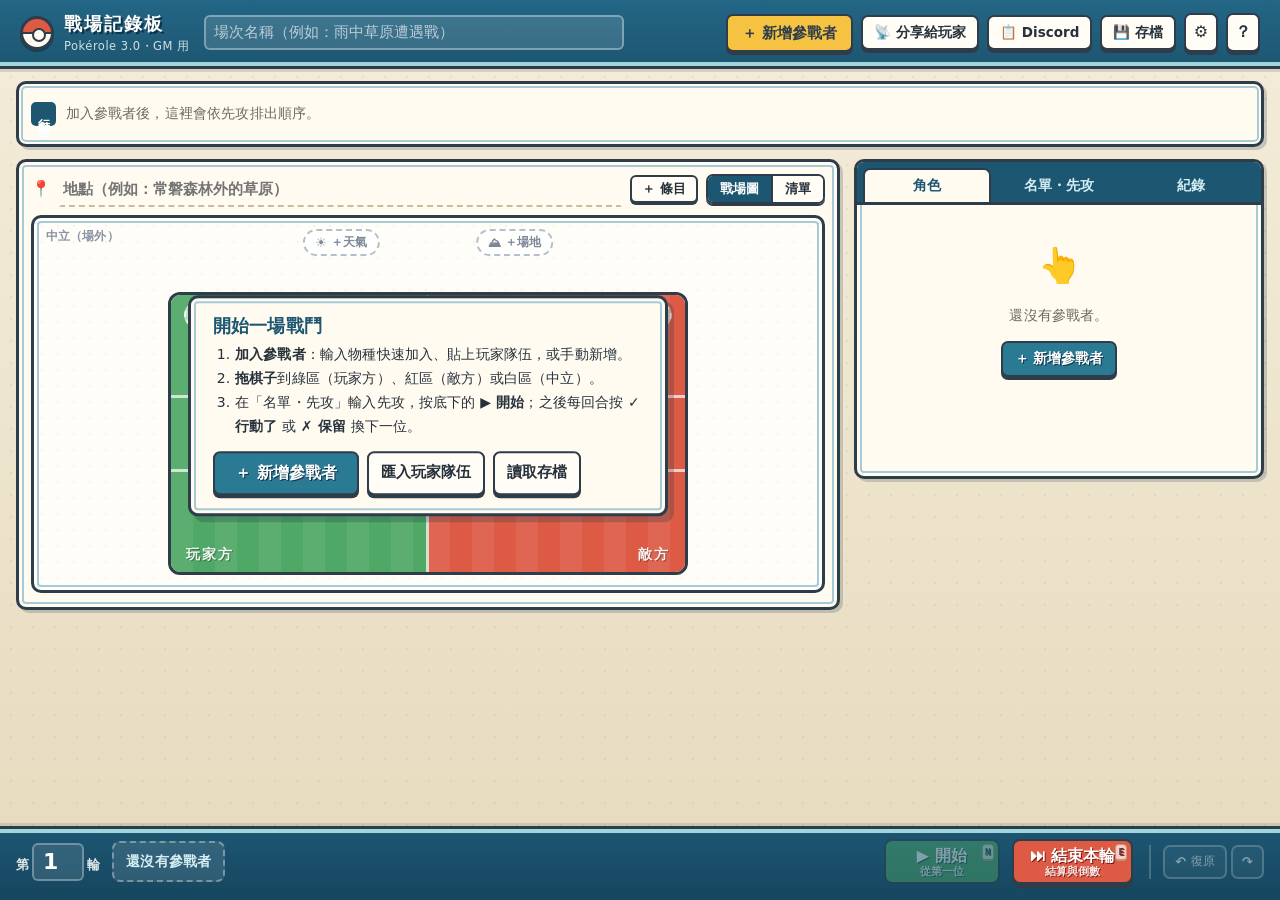
<file: index.html>
<!doctype html>
<html lang="zh-Hant">
<head>
<meta charset="utf-8">
<meta name="viewport" content="width=device-width, initial-scale=1">
<title>Pokerole 戰場記錄板</title>
<meta name="theme-color" content="#1d5671">
<link rel="stylesheet" href="css/base.css?v=hoenn3">
<link rel="stylesheet" href="css/tracker.css?v=hoenn3">
<link rel="stylesheet" href="css/board.css?v=hoenn3">
<link rel="stylesheet" href="css/theme-hoenn.css?v=hoenn3">
</head>
<body>
<div id="app"><p class="loading">載入中…</p></div>
<div id="toast" hidden></div>
<!-- 全部用一般 script，所以直接用檔案開啟（file://）也能用 -->
<script src="js/pkcore.js?v=hoenn3"></script>
<script src="data/db.js?v=hoenn3"></script>
<script src="data/trainers.js?v=hoenn3"></script>
<script src="js/format.js?v=hoenn3"></script>
<script src="js/rules.js?v=hoenn3"></script>
<script src="js/share.js?v=hoenn3"></script>
<script src="js/board.js?v=hoenn3"></script>
<script src="js/app.js?v=hoenn3"></script>
</body>
</html>
</file>
<file: css/base.css>
/* Pokerole 對戰：第四世代（鑽石／珍珠／白金）介面風格——鋼藍底、白色圓角面板、藍色標題列、金色選取框 */
:root {
  --bg: #d6e3f1; --bg2: #edf3fa; --panel: #fdfeff; --panel2: #e8f0f9; --ink: #1c2a44; --muted: #5a6d88;
  --line: #b3c3da; --edge: #4a6a99; --navy: #213b66; --navy2: #37599a; --primary: #3a76d6; --primary2: #2858ad;
  --accent: #d2403a; --gold: #f2b01e; --gold2: #ffe9a3; --me: #2858ad; --foe: #bf3a2e; --good: #2a9455; --warn: #b8730c;
  --hp-hi: #3fb25a; --hp-mid: #e3b422; --hp-lo: #d6453a; --shadow: 0 2px 0 rgba(33,59,102,.18), 0 4px 10px rgba(33,59,102,.12);
  --slot1: #5b93e6; --slot2: #2f66c0; --slotink: #fff;
}
* { box-sizing: border-box; }
html { background: var(--bg); }
body { margin: 0; color: var(--ink); font: 15px/1.55 "Noto Sans TC", "Microsoft JhengHei", system-ui, sans-serif; min-height: 100vh;
  background: repeating-linear-gradient(135deg, transparent 0 22px, rgba(255,255,255,.28) 22px 44px), linear-gradient(180deg, var(--bg2), var(--bg)); background-attachment: fixed; }
#app { max-width: 1180px; margin: 0 auto; padding: 14px 16px 48px; }
h1, h2, h3 { line-height: 1.3; }
h2 { font-size: 17px; margin: 14px 0 8px; } h3 { font-size: 15px; margin: 12px 0 6px; }
a { color: var(--primary2); }
.loading { color: var(--muted); }
.muted { color: var(--muted); } .warn { color: var(--warn); } .small { font-size: 13px; }

/* 按鈕：白色圓角、藍框；指到時變金色（像選單游標） */
button { font: inherit; font-weight: 600; cursor: pointer; color: var(--ink); border: 2px solid var(--edge); border-radius: 10px; padding: 6px 14px;
  background: linear-gradient(#fff, #dce7f4); box-shadow: 0 2px 0 rgba(33,59,102,.3); transition: background .1s, border-color .1s, transform .05s; }
button:hover:not(:disabled) { border-color: var(--gold); background: linear-gradient(#fffdf0, var(--gold2)); }
button:active:not(:disabled) { transform: translateY(2px); box-shadow: none; }
button:disabled { opacity: .45; cursor: not-allowed; box-shadow: none; }
button.primary, .gbtn { color: #fff; border-color: #1c4690; background: linear-gradient(#5e9bf0, var(--primary2)); text-shadow: 0 1px 0 rgba(0,0,0,.3); }
button.primary:hover:not(:disabled), .gbtn:hover:not(:disabled) { border-color: var(--gold); background: linear-gradient(#78aef7, #2f68c4); }
button.danger { color: #fff; border-color: #8f1f1a; background: linear-gradient(#ee6a60, #bd2f28); text-shadow: 0 1px 0 rgba(0,0,0,.3); }
button.danger:hover:not(:disabled) { border-color: var(--gold); background: linear-gradient(#f58076, #cc3a32); }
button.small, .clear { padding: 2px 10px; font-size: 13px; border-radius: 8px; }
.clear { font-weight: 500; }
input, select, textarea { font: inherit; color: var(--ink); background: var(--panel); border: 2px solid var(--line); border-radius: 8px; padding: 4px 8px; min-width: 0; }
input:focus, select:focus, textarea:focus { outline: none; border-color: var(--primary); }
input[type=number] { width: 60px; }
input[type=checkbox] { width: auto; accent-color: var(--primary); }
select { max-width: 100%; }

/* 面板：白底、粗藍框、內側細白線；標題列是深藍色 */
.panel { background: var(--panel); border: 3px solid var(--edge); border-radius: 14px; padding: 12px 14px; margin-bottom: 14px; box-shadow: var(--shadow), inset 0 0 0 2px var(--panel); overflow: hidden; }
.panel > .ptitle { margin: -12px -14px 12px; padding: 7px 14px; font-size: 16px; color: #fff; background: linear-gradient(#41669f, var(--navy)); border-bottom: 2px solid rgba(255,255,255,.35); letter-spacing: .5px; }
.panel > .ptitle small { font-weight: 400; opacity: .8; margin-left: 8px; }
.row { display: flex; gap: 8px; align-items: center; flex-wrap: wrap; }
.row.sp { justify-content: space-between; }
.grow { flex: 1; }

/* 頂端標題 */
.hero { display: flex; align-items: center; gap: 14px; padding: 12px 18px; margin-bottom: 16px; color: #fff; border: 3px solid #fff; border-radius: 16px;
  background: linear-gradient(180deg, #4b78bd, var(--navy)); box-shadow: 0 0 0 3px var(--edge), 0 6px 14px rgba(33,59,102,.35); }
.hero h1 { margin: 0; font-size: 24px; letter-spacing: 1px; text-shadow: 0 2px 0 rgba(0,0,0,.35); }
.hero small { display: block; font-size: 13px; opacity: .85; letter-spacing: 0; text-shadow: none; }
.pball { flex: none; width: 46px; height: 46px; border-radius: 50%; border: 3px solid #1b1b1b; position: relative;
  background: linear-gradient(#e8473f 0 44%, #1b1b1b 44% 56%, #fff 56%); box-shadow: inset -4px -4px 0 rgba(0,0,0,.12); }
.pball::after { content: ''; position: absolute; left: 50%; top: 50%; width: 16px; height: 16px; margin: -8px 0 0 -8px; border-radius: 50%; background: #fff; border: 3px solid #1b1b1b; }
.pball.sm { width: 18px; height: 18px; border-width: 2px; } .pball.sm::after { width: 6px; height: 6px; margin: -3px 0 0 -3px; border-width: 1.5px; }
#toast { position: fixed; left: 50%; bottom: 24px; transform: translateX(-50%); background: var(--navy); color: #fff; border: 2px solid #fff; padding: 8px 18px; border-radius: 12px; z-index: 120; max-width: 90vw; box-shadow: 0 4px 14px rgba(0,0,0,.4); }
.code { font-size: 32px; letter-spacing: 6px; font-weight: 800; color: var(--primary2); }
.type, .tag { display: inline-block; padding: 0 9px; border-radius: 99px; font-size: 12px; line-height: 1.7; color: #fff; text-shadow: 0 0 2px rgba(0,0,0,.55); margin-right: 3px; white-space: nowrap; border: 1px solid rgba(0,0,0,.25); }

/* 首頁 */
.menu { display: grid; grid-template-columns: repeat(auto-fit, minmax(300px, 1fr)); gap: 14px; }
.menu .panel { margin-bottom: 0; }
.menu .stack { display: flex; flex-direction: column; gap: 10px; }
.field-l { display: block; font-size: 13px; color: var(--muted); }
.roomrow { display: flex; align-items: center; gap: 10px; padding: 8px 10px; margin-bottom: 8px; border: 2px solid var(--line); border-radius: 12px; background: var(--panel2); flex-wrap: wrap; }
.roomrow.mine { border-color: var(--gold); background: linear-gradient(var(--panel2), var(--gold2)); }
.roomrow .rc { font-size: 20px; font-weight: 800; letter-spacing: 3px; color: var(--primary2); }
.pill { display: inline-block; padding: 0 10px; border-radius: 99px; font-size: 12.5px; font-weight: 700; color: #fff; background: var(--muted); }
.pill.host { background: var(--gold); color: #3a2a00; } .pill.go { background: var(--accent); } .pill.wait { background: var(--primary2); } .pill.end { background: var(--muted); }

/* 隊伍清單 */
.teamcard { display: flex; align-items: center; gap: 12px; padding: 8px 4px; border-top: 1px dashed var(--line); flex-wrap: wrap; }
.teamcard:first-of-type { border-top: 0; }
.teamcard .minis { display: flex; gap: 0; flex: none; }
.teamcard .minis img { width: 40px; height: 40px; image-rendering: pixelated; }
.teamcard .minis .e { width: 40px; height: 40px; opacity: .25; display: flex; align-items: center; justify-content: center; }

/* 隊伍編輯：六格隊伍（像隊伍選單，三欄兩列／六欄一列） */
.party { display: grid; grid-template-columns: repeat(6, minmax(0, 1fr)); gap: 10px; }
@media (max-width: 1000px) { .party { grid-template-columns: repeat(3, minmax(0, 1fr)); } }
@media (max-width: 520px) { .party { grid-template-columns: repeat(2, minmax(0, 1fr)); gap: 8px; } }
.slot { position: relative; display: flex; flex-direction: column; align-items: center; gap: 2px; padding: 8px 6px 8px; min-width: 0; text-align: center; cursor: pointer;
  color: var(--slotink); border: 3px solid #fff; border-radius: 14px; background: linear-gradient(var(--slot1), var(--slot2)); box-shadow: 0 0 0 2px var(--edge), 0 3px 0 2px rgba(33,59,102,.3); transition: transform .08s; }
.slot:hover { transform: translateY(-2px); }
.slot.sel { border-color: var(--gold); box-shadow: 0 0 0 3px #b87d00, 0 0 14px 2px rgba(242,176,30,.75); }
.slot .sprite { width: 72px; height: 72px; image-rendering: pixelated; filter: drop-shadow(0 3px 0 rgba(0,0,0,.25)); }
.slot .sn { max-width: 100%; font-weight: 800; font-size: 15px; white-space: nowrap; overflow: hidden; text-overflow: ellipsis; text-shadow: 0 1px 0 rgba(0,0,0,.35); }
.slot .ss { font-size: 12px; opacity: .92; white-space: nowrap; }
.slot .st { display: flex; justify-content: center; gap: 2px; min-height: 20px; }
.slot .st .type { margin: 0; font-size: 11px; padding: 0 6px; }
.slot .x { position: absolute; top: 3px; right: 3px; width: 24px; height: 24px; padding: 0; border-radius: 50%; font-size: 15px; line-height: 1; color: #fff; border: 2px solid #fff;
  background: rgba(20,30,50,.55); box-shadow: none; }
.slot .x:hover:not(:disabled) { background: var(--accent); border-color: #fff; }
.slot.empty { background: transparent; color: var(--muted); border: 3px dashed var(--line); box-shadow: none; justify-content: center; min-height: 142px; font-size: 14px; font-weight: 600; cursor: pointer; }
.slot.empty:hover { border-color: var(--primary); color: var(--primary2); transform: none; }
.slot.empty b { font-size: 30px; line-height: 1; font-weight: 400; }
.edithead { display: flex; gap: 8px; align-items: center; flex-wrap: wrap; margin-bottom: 12px; }
.edithead input.tname { font-size: 18px; font-weight: 700; width: min(300px, 100%); flex: 1 1 200px; }
.edithead .sp { flex: 1; }

/* 篩選面板與角色卡（與規則站的隨機產生器同一套 pkcore.js） */
.genwrap { display: grid; grid-template-columns: minmax(280px, 330px) minmax(0, 1fr); gap: 16px; align-items: start; }
.genl { position: sticky; top: 8px; max-height: calc(100vh - 16px); overflow: auto; scrollbar-width: thin; padding-right: 2px; }
.genbox { background: var(--panel); border: 3px solid var(--edge); border-radius: 14px; padding: 10px 12px; margin-bottom: 12px; box-shadow: var(--shadow); }
.genbox .filters { display: grid; grid-template-columns: repeat(2, minmax(0, 1fr)); gap: 6px; margin: 0; }
.genbox .filters input { grid-column: 1 / -1; }
.genbox .filters select { width: 100%; padding: 4px 6px; }
.genbox .filters.fold { display: none; }
.gcount { display: flex; flex-wrap: wrap; align-items: center; justify-content: space-between; gap: 4px 8px; margin-top: 8px; }
.gcount .dacts { display: flex; gap: 6px; margin-left: auto; }
.count { font-size: 13px; color: var(--muted); white-space: nowrap; }
.gmain { display: flex; flex-direction: column; gap: 8px; }
.gmain label { display: block; font-size: 13px; color: var(--muted); }
.gmain select { width: 100%; display: block; margin-top: 2px; }
.gmain .gbtn { padding: 9px 12px; font-size: 15px; }
.gmain .row2 { display: grid; grid-template-columns: 1fr 1fr; gap: 6px; }
.note { font-size: 13px; color: var(--muted); }
@media (max-width: 980px) { .genwrap { grid-template-columns: minmax(0, 1fr); } .genl { position: static; max-height: none; overflow: visible; } }
#gsheet { background: var(--panel); border: 3px solid var(--edge); border-radius: 14px; padding: 12px 18px 22px; box-shadow: var(--shadow); min-width: 0; }
.gtool { display: flex; flex-wrap: wrap; align-items: center; gap: 6px; margin-bottom: 10px; }
.gfree { display: inline-flex; align-items: center; gap: 5px; font-size: 13px; color: var(--muted); margin-left: 6px; }
.gmsg { font-size: 13px; color: var(--accent); }
.dhero { display: flex; align-items: center; gap: 22px; padding: 10px 22px; border-radius: 14px; border: 2px solid var(--line);
  background: linear-gradient(115deg, color-mix(in srgb, var(--tc) 32%, var(--panel)), color-mix(in srgb, var(--tc2) 16%, var(--panel))); }
.dimg { flex: none; width: 150px; height: 150px; display: flex; align-items: center; justify-content: center; }
.dimg img { width: 150px; height: 150px; object-fit: contain; filter: drop-shadow(0 4px 6px rgba(0,0,0,.3)); }
.dtitle { min-width: 0; } .dtitle small { display: block; color: var(--muted); font-size: 13.5px; line-height: 1.5; }
.dtitle h2 { margin: 2px 0; font-size: 28px; } .dtitle .tags { margin-top: 8px; } .dtitle .tag { font-size: 13px; padding: 1px 14px; }
@media (max-width: 560px) { .dhero { gap: 10px; padding: 8px 12px; } .dimg, .dimg img { width: 96px; height: 96px; } .dtitle h2 { font-size: 22px; } }
.dsec { margin-top: 20px; }
.dsec h3 { font-size: 16px; margin: 0 0 8px; padding: 3px 10px; display: flex; flex-wrap: wrap; align-items: center; gap: 4px 12px; color: #fff; background: linear-gradient(#41669f, var(--navy)); border-radius: 8px; }
.dsec h3 small { font-size: 12.5px; font-weight: 400; opacity: .85; }
.dsec h3 small.left { color: #ffe08a; opacity: 1; font-weight: 700; } .dsec h3 small.warn { color: #ffb4ae; opacity: 1; font-weight: 700; }
.dsec h3 .rr { margin-left: auto; font-weight: 500; padding: 0 10px; }
.gcols { display: grid; grid-template-columns: repeat(auto-fit, minmax(min(100%, 320px), 1fr)); gap: 0 26px; }
.gform { display: grid; grid-template-columns: repeat(2, minmax(0, 1fr)); gap: 8px 12px; }
.gfld { display: block; min-width: 0; } .gfld > span:first-child { display: block; font-size: 12.5px; color: var(--muted); line-height: 1.6; }
.gform input, .gform select, .gm select, .gmode, .gnote { width: 100%; }
.grr { display: flex; gap: 4px; align-items: center; } .grr select { flex: 1; }
.gpair { display: grid; grid-template-columns: repeat(2, minmax(0, 1fr)); gap: 8px; }
.gcnt2 { display: flex; align-items: center; gap: 6px; }
.gb { flex: none; width: 28px; height: 28px; padding: 0; border-radius: 8px; font-size: 16px; line-height: 1; }
@media (max-width: 620px) { .gb { width: 34px; height: 34px; } }
.gr { display: flex; align-items: center; gap: 6px; min-height: 34px; font-size: 14.5px; }
.sd-n { flex: none; width: 3em; font-weight: 700; }
.gr .pips { flex: 1; flex-wrap: wrap; min-width: 0; }
.sd-v { min-width: 3.4em; text-align: right; font-size: 13px; color: var(--muted); white-space: nowrap; }
.pips { display: inline-flex; gap: 3px; }
.pips i { display: inline-block; width: 14px; height: 14px; border-radius: 50%; box-shadow: inset 0 0 0 2px var(--line); }
.pips i.b { background: var(--navy2); box-shadow: inset 0 0 0 2px rgba(255,255,255,.35); }
.pips i.a { background: var(--accent); box-shadow: inset 0 0 0 2px rgba(255,255,255,.4); }
.gr.over .sd-n, .gr.over .sd-v { color: var(--accent); font-weight: 800; }
.gskills { display: grid; grid-template-columns: repeat(auto-fit, minmax(min(100%, 230px), 1fr)); gap: 4px 24px; }
.gskills h5 { margin: 4px 0 2px; font-size: 13.5px; color: var(--muted); }
.ge { font-size: 13px; color: var(--muted); line-height: 1.6; margin: 6px 0 0; } .ge b { color: var(--ink); }
.facts { display: grid; grid-template-columns: repeat(3, minmax(0, 1fr)); gap: 8px; }
.gfacts { grid-template-columns: repeat(4, minmax(0, 1fr)); }
.fact { background: var(--panel2); border: 2px solid var(--line); border-radius: 10px; padding: 4px 10px; min-width: 0; }
.fact span { display: block; font-size: 12px; color: var(--muted); line-height: 1.5; } .fact b { font-size: 16px; }
.gsmall { margin-top: 10px; } .gsmall .fact b { font-size: 14px; }
.gmxs { margin-top: 10px; display: grid; gap: 4px; } .gmxs > div { display: flex; flex-wrap: wrap; align-items: center; gap: 3px 4px; }
.gmxs > div > span:first-child { font-size: 12.5px; color: var(--muted); margin-right: 4px; min-width: 2.4em; }
.gmx { display: inline-flex; align-items: center; gap: 2px; } .gmx b { font-size: 12px; } .gmx .tag { font-size: 11.5px; padding: 0 7px; }
.gm { background: var(--panel2); border: 2px solid var(--line); border-radius: 10px; padding: 6px 10px; margin-bottom: 6px; }
.gm.over { border-color: var(--warn); }
.gm1 { display: flex; align-items: center; gap: 6px; } .gmn { flex: none; font-size: 13px; font-weight: 800; color: var(--muted); width: 1.2em; text-align: center; } .gm1 select { flex: 1; }
.gm2 { display: flex; flex-wrap: wrap; align-items: center; gap: 2px 10px; font-size: 13px; margin-top: 5px; } .gm2 .tag { font-size: 11.5px; padding: 0 7px; } .gm2 em { font-style: normal; }
.gm .ge { margin-top: 3px; }
.gmode { width: auto !important; font-size: 13px; padding: 2px 6px; }
.gnote { display: block; resize: vertical; line-height: 1.6; }
@media (max-width: 620px) { .gfacts { grid-template-columns: repeat(4, minmax(0, 1fr)); } .gfacts .fact { padding: 4px 6px; } .gfacts .fact b { font-size: 15px; } .gform { grid-template-columns: 1fr; } }

/* 匯入／匯出視窗 */
.pkio-back { position: fixed; inset: 0; background: rgba(10,20,40,.55); z-index: 100; display: flex; align-items: center; justify-content: center; padding: 16px; }
.pkio { background: var(--panel); color: var(--ink); border: 3px solid var(--edge); border-radius: 16px; padding: 14px 18px; width: min(720px, 100%); max-height: 92vh; overflow: auto; box-shadow: 0 10px 40px rgba(0,0,0,.45); }
.pkio h3 { margin: 0 0 6px; font-size: 18px; }
.pkio textarea { width: 100%; min-height: 250px; font: 13px/1.55 ui-monospace, Consolas, "Noto Sans TC", monospace; resize: vertical; background: var(--panel2); }
.pkio-msg { min-height: 1.6em; margin: 6px 0; font-size: 13.5px; color: var(--primary2); } .pkio-msg.bad { color: var(--accent); font-weight: 700; }
.pkio-btns { display: flex; flex-wrap: wrap; gap: 8px; align-items: center; }
.pkio-btns .gbtn { padding: 6px 14px; }

/* 對戰 */
.topbar { display: flex; justify-content: space-between; align-items: center; gap: 8px; flex-wrap: wrap; margin-bottom: 10px; }
.banner { font-size: 18px; font-weight: 800; padding: 6px 18px; border-radius: 99px; color: var(--ink); background: var(--panel); border: 3px solid var(--edge); box-shadow: var(--shadow); }
.banner.mine { color: #fff; border-color: #fff; background: linear-gradient(#ee6a60, #bd2f28); box-shadow: 0 0 0 2px #8f1f1a, 0 0 14px rgba(238,106,96,.6); }
.battle { display: grid; grid-template-columns: 1fr 330px; gap: 14px; }
@media (max-width: 860px) { .battle { grid-template-columns: 1fr; } }
.panel.field { display: grid; gap: 12px; background: linear-gradient(180deg, #bfe1f7 0%, #e6f3fb 48%, #c9e5b8 50%, #a9d48f 100%); }
.side { display: flex; gap: 10px; align-items: flex-start; }
.side.foe { flex-direction: row-reverse; text-align: right; }
.side .sprite { width: 120px; height: 120px; image-rendering: pixelated; flex: none; filter: drop-shadow(0 6px 0 rgba(0,0,0,.18)); }
.side.foe .info { align-items: flex-end; }
.info { display: flex; flex-direction: column; gap: 3px; flex: 1; min-width: 0; background: var(--panel); border: 3px solid var(--edge); border-radius: 14px; padding: 8px 12px; box-shadow: var(--shadow); }
.info .name { font-weight: 800; font-size: 17px; }
.hpbar { height: 12px; background: #3a4352; border: 2px solid #3a4352; border-radius: 8px; overflow: hidden; width: 100%; max-width: 300px; }
.hpbar > div { height: 100%; transition: width .4s; }
.chips { display: flex; flex-wrap: wrap; gap: 4px; } .side.foe .chips { justify-content: flex-end; }
.chip { font-size: 12px; padding: 0 8px; border-radius: 10px; border: 1.5px solid var(--line); background: var(--panel2); }
.chip.bad { border-color: var(--hp-lo); color: var(--hp-lo); } .chip.up { border-color: var(--good); color: var(--good); } .chip.down { border-color: var(--warn); color: var(--warn); }
.dots { letter-spacing: 2px; font-size: 13px; }
.bench { display: inline-flex; gap: 4px; vertical-align: middle; }
.ball { width: 15px; height: 15px; border-radius: 50%; border: 2px solid #1b1b1b; background: linear-gradient(#e8473f 45%, #1b1b1b 45% 55%, #fff 55%); }
.ball.out { opacity: .25; filter: grayscale(1); } .ball.cur { outline: 2px solid var(--gold); outline-offset: 1px; }
.weather { text-align: center; color: var(--ink); font-size: 14px; font-weight: 700; }
.log { height: 540px; overflow-y: auto; font-size: 13.5px; padding: 8px 12px; }
@media (max-width: 860px) { .log { height: 260px; } }
.log div { padding: 1px 0; }
.log .round { font-weight: 800; margin-top: 6px; border-top: 2px dashed var(--line); padding-top: 4px; color: var(--primary2); }
.log .big { font-weight: 800; } .log .act { color: var(--me); } .log .react { color: var(--foe); }
.log .dmg, .log .note, .log .info { color: var(--muted); } .log .hp, .log .status { font-weight: 700; }
.log .warn, .log .manual { color: var(--warn); }
.controls { display: grid; grid-template-columns: 112px 1fr 112px; gap: 10px; align-items: start; }
@media (max-width: 640px) { .controls { grid-template-columns: 1fr; } }
.controls .col { display: flex; flex-direction: column; gap: 6px; }
@media (max-width: 640px) { .controls .col { flex-direction: row; flex-wrap: wrap; } }
.moves { display: grid; grid-template-columns: repeat(5, 1fr); gap: 6px; }
@media (max-width: 900px) { .moves { grid-template-columns: repeat(3, 1fr); } }
@media (max-width: 640px) { .moves { grid-template-columns: repeat(2, 1fr); } }
.mv { text-align: left; padding: 6px 8px; border-left-width: 8px; min-height: 60px; }
.mv b { display: block; font-size: 14px; } .mv span { font-size: 12px; color: var(--muted); font-weight: 400; }
.mods { display: flex; gap: 12px; flex-wrap: wrap; align-items: center; font-size: 14px; margin-bottom: 8px; }
.modal-back { position: fixed; inset: 0; background: rgba(10,20,40,.5); display: flex; align-items: center; justify-content: center; z-index: 80; padding: 16px; }
.modal { background: var(--panel); border: 3px solid var(--edge); border-radius: 16px; padding: 14px 18px; max-width: 580px; width: 100%; max-height: 90vh; overflow: auto; box-shadow: 0 10px 40px rgba(0,0,0,.45); }
.modal .opts { display: grid; gap: 6px; margin: 10px 0; } .modal .opts button { text-align: left; }
.tabs { display: flex; gap: 4px; margin-bottom: 8px; flex-wrap: wrap; }
.tabs button.on { color: #fff; border-color: #1c4690; background: linear-gradient(#5e9bf0, var(--primary2)); }
table.stats { border-collapse: collapse; font-size: 14px; } table.stats td { padding: 2px 6px; }
</file>
<file: css/tracker.css>
/* 戰場記錄板的版面。新的 class 都用 tk- 開頭，避免和 base.css（從對戰網頁複製）撞名。
   版面：上方工具列 → 行動順序條 → 戰場圖＋右邊抽屜 → 底部固定回合列 */
#app { max-width: none; padding: 0 0 calc(var(--dock-h) + 28px); }
.grow { flex: 1; }
.tk-note { font-size: 12.5px; color: var(--muted); margin: 6px 0; line-height: 1.55; }
.tk-mini { padding: 2px 10px; font-size: 13px; border-radius: 6px; box-shadow: 0 2px 0 var(--frame); }
.tk-link { padding: 0 4px; border: 0; background: none; box-shadow: none; color: var(--sea2); font-size: 12.5px; font-weight: 700; text-decoration: underline; text-underline-offset: 2px; }
.tk-link:hover:not(:disabled) { background: none; color: var(--sea); }
.tk-step { width: 24px; height: 24px; padding: 0; font-size: 14px; line-height: 1; border-radius: 6px; box-shadow: 0 2px 0 var(--frame); flex: none; }
.tk-x { width: 24px; height: 24px; padding: 0; font-size: 15px; line-height: 1; border-radius: 50%; box-shadow: none; border-color: #c9bda0; color: #b8392a; background: transparent; flex: none; }
.tk-x:hover:not(:disabled) { background: #fbe0da; border-color: #b8392a; }
.tk-tag { display: inline-flex; align-items: center; padding: 0 8px; border-radius: 5px; font-size: 12px; font-weight: 700; background: var(--panel2); border: 1.5px solid var(--line); color: var(--muted); white-space: nowrap; }
.tk-tag.warn { background: #fff1d4; border-color: #e0b260; color: #7a4a00; } .tk-tag.bad { background: var(--accent); border-color: var(--frame); color: #fff; }
.tk-block { display: block; padding: 3px 8px; margin: 4px 0; white-space: normal; }
.tk-chk { display: inline-flex; align-items: center; gap: 4px; font-size: 13px; margin: 4px 12px 4px 0; }
kbd { display: inline-block; min-width: 1.6em; padding: 0 4px; font: 700 11px/1.5 ui-monospace, Consolas, monospace; text-align: center; color: var(--ink); background: #fff; border: 1.5px solid #b9ae8e; border-bottom-width: 3px; border-radius: 4px; }

/* 精靈圖 */
.tk-spr { image-rendering: pixelated; flex: none; object-fit: contain; }
.tk-spr.xs { width: 32px; height: 32px; } .tk-spr.sm { width: 40px; height: 40px; } .tk-spr.lg { width: 76px; height: 76px; }
.tk-spr.ph { display: inline-flex; align-items: center; justify-content: center; font-size: 22px; } .tk-spr.lg.ph { font-size: 44px; } .tk-spr.xs.ph { font-size: 18px; }
.tk-sd { display: inline-flex; align-items: center; justify-content: center; width: 17px; height: 17px; border-radius: 50%; font: normal 800 10.5px/1 sans-serif; border: 1.5px solid rgba(0,0,0,.35); flex: none; }

/* ───── 上方工具列（深海藍）───── */
.tk-top { display: flex; align-items: center; gap: 14px; flex-wrap: wrap; padding: 10px 20px; margin-bottom: 12px; color: #fff;
  background: linear-gradient(180deg, #236685 0%, var(--sea) 100%); border-bottom: 3px solid var(--frame); box-shadow: inset 0 -4px 0 var(--foam), 0 3px 0 rgba(29,52,70,.15); }
.tk-brand { display: flex; align-items: center; gap: 10px; flex: none; }
.tk-brand b { display: block; font-size: 18px; letter-spacing: 2px; text-shadow: 2px 2px 0 #0d3346; }
.tk-brand small { display: block; font-size: 11.5px; opacity: .8; letter-spacing: .5px; }
.tk-logo { width: 34px; height: 34px; border-radius: 50%; border: 3px solid var(--frame); flex: none; position: relative;
  background: linear-gradient(180deg, var(--accent) 0 46%, var(--frame) 46% 54%, #fffbf0 54%); box-shadow: 0 2px 0 rgba(0,0,0,.3); }
.tk-logo::after { content: ''; position: absolute; left: 50%; top: 50%; width: 10px; height: 10px; margin: -5px 0 0 -5px; border-radius: 50%; background: #fffbf0; border: 2.5px solid var(--frame); }
.tk-title { flex: 1 1 220px; min-width: 160px; max-width: 420px; font-size: 15px; font-weight: 700; color: #fff; background: rgba(255,255,255,.12); border: 2px solid rgba(255,255,255,.35); }
.tk-title::placeholder { color: rgba(255,255,255,.65); font-weight: 500; }
.tk-title:focus { background: #fff; color: var(--ink); border-color: var(--foam); box-shadow: none; }
.tk-tools { display: flex; gap: 8px; flex-wrap: wrap; align-items: center; margin-left: auto; }
.tk-tools button { font-size: 13.5px; padding: 5px 11px; }
.tk-tools .tk-add { color: var(--frame); background: var(--sun); font-size: 14.5px; padding: 6px 14px; }
.tk-tools .tk-add:hover:not(:disabled) { background: #ffd666; }
.tk-tools #sharebtn.live { background: #e3f6ec; } .tk-live { color: var(--good); }
.tk-tools .tk-icon { width: 34px; padding: 5px 0; font-size: 16px; }

/* ───── 行動順序條 ───── */
.tk-order { display: flex; align-items: center; gap: 10px; max-width: 1680px; margin: 0 auto 12px; padding: 8px 12px; min-height: 66px;
  background: var(--panel); border: 3px solid var(--frame); border-radius: 10px; box-shadow: inset 0 0 0 2px var(--panel), inset 0 0 0 4px var(--frame2), var(--shadow); }
@media (min-width: 1712px) { .tk-order { margin-left: auto; margin-right: auto; } }
.tk-olab { flex: none; writing-mode: vertical-rl; font-size: 12px; font-weight: 800; letter-spacing: 3px; color: #fff; background: var(--sea); padding: 6px 3px; border-radius: 5px; }
.tk-ohint { color: var(--muted); font-size: 13.5px; }
.tk-chips { flex: 1; display: flex; gap: 8px; overflow-x: auto; padding: 6px 4px 8px; scrollbar-width: thin; }
.tk-chip { position: relative; flex: none; display: flex; align-items: center; gap: 6px; min-width: 132px; max-width: 190px; padding: 3px 10px 3px 3px; cursor: pointer; user-select: none;
  background: #fff; border: 2px solid var(--frame); border-top: 6px solid var(--side, #8f9aab); border-radius: 8px; box-shadow: 0 3px 0 rgba(29,52,70,.25); transition: transform .12s; }
.tk-chip:hover { transform: translateY(-2px); }
.tk-chip.cur { background: var(--gold2); box-shadow: 0 0 0 3px var(--sun), 0 3px 0 rgba(29,52,70,.25); }
.tk-chip.sel::after { content: ''; position: absolute; inset: -7px; border: 2.5px dashed var(--sea2); border-radius: 11px; pointer-events: none; }
.tk-chip.down { opacity: .5; filter: grayscale(.8); } .tk-chip.down .tk-cn b { text-decoration: line-through; }
.tk-chip.hid { border-style: dashed; }
.tk-chip.dragging { opacity: .4; }
.tk-chip.dropbefore { box-shadow: -5px 0 0 var(--sea2); } .tk-chip.dropafter { box-shadow: 5px 0 0 var(--sea2); }
.tk-curmark { position: absolute; left: -6px; top: -14px; font-size: 13px; color: var(--frame); background: var(--sun); border: 2px solid var(--frame); border-radius: 5px; padding: 0 4px; line-height: 1.2; }
.tk-cn { display: flex; flex-direction: column; gap: 2px; min-width: 0; flex: 1; }
.tk-cn b { font-size: 13px; line-height: 1.2; overflow: hidden; text-overflow: ellipsis; white-space: nowrap; }
.tk-cbar { display: block; height: 7px; border-radius: 3px; background: #566068; border: 1.5px solid var(--frame); overflow: hidden; }
.tk-cbar i { display: block; height: 100%; transition: width .3s; }
.tk-cdots { display: inline-flex; gap: 3px; } .tk-cdots i { width: 7px; height: 7px; border-radius: 50%; background: #e3dbc6; border: 1px solid #b9ae8e; }
.tk-cdots i.on { background: var(--sea2); border-color: var(--sea); }
.tk-cst { display: flex; flex-direction: column; gap: 1px; } .tk-cst .tk-sd { width: 15px; height: 15px; font-size: 9.5px; }

/* ───── 中間：戰場圖＋抽屜 ───── */
.tk-main { display: grid; grid-template-columns: minmax(0, 1fr) 410px; gap: 14px; align-items: start; max-width: 1680px; margin: 0 auto; padding: 0 16px; }
.tk-order { margin-left: 16px; margin-right: 16px; }
@media (min-width: 1712px) { .tk-order { margin-left: auto; margin-right: auto; } }
.tk-stage { padding: 10px 12px; margin: 0; min-width: 0; overflow: visible; }
.tk-shead { display: flex; align-items: center; gap: 8px; margin-bottom: 8px; flex-wrap: wrap; }
.tk-pin { font-size: 16px; }
.tk-loc { flex: 1 1 200px; font-weight: 600; background: transparent; border-color: transparent; border-bottom: 2px dashed #c9bda0; border-radius: 0; padding-left: 2px; }
.tk-loc:hover { border-bottom-color: var(--sea2); } .tk-loc:focus { background: #fff; border: 2px solid var(--sea2); border-radius: 6px; }
.tk-seg { display: inline-flex; border: 2px solid var(--frame); border-radius: 7px; overflow: hidden; box-shadow: 0 2px 0 var(--frame); }
.tk-seg button { border: 0; border-radius: 0; box-shadow: none; padding: 3px 12px; font-size: 13px; background: #fffdf5; }
.tk-seg button + button { border-left: 2px solid var(--frame); }
.tk-seg button.on { background: var(--sea); color: #fff; }
.tk-seg button:active:not(:disabled) { transform: none; }
.tk-boardbox { position: relative; }
.tk-hint { margin: 8px 2px 0; font-size: 12.5px; color: var(--muted); line-height: 1.6; } .tk-hint b { color: var(--ink); }

/* 空的時候：在戰場圖上蓋一張「開始」卡 */
.tk-empty { position: absolute; left: 50%; top: 50%; transform: translate(-50%, -50%); z-index: 30; width: min(480px, 92%); padding: 16px 22px 18px;
  background: var(--panel); border: 3px solid var(--frame); border-radius: 10px; box-shadow: inset 0 0 0 3px var(--panel), inset 0 0 0 5px var(--frame2), 6px 6px 0 rgba(29,52,70,.25); }
.tk-empty h3 { margin: 0 0 6px; font-size: 18px; color: var(--sea); }
.tk-empty ol { margin: 0 0 12px; padding-left: 22px; font-size: 14px; line-height: 1.7; }
.tk-erow { display: flex; flex-wrap: wrap; gap: 8px; }

/* 清單模式 */
.tk-roster { display: grid; gap: 12px; }
.tk-rgroup { border: 2px solid var(--frame); border-left: 8px solid var(--side); border-radius: 8px; padding: 8px 10px; background: #fff; }
.tk-rgroup h4 { display: flex; flex-wrap: wrap; align-items: center; gap: 6px 10px; margin: 0 0 8px; font-size: 15px; }
.tk-rgroup h4 > small { color: var(--muted); font-weight: 500; }
.tk-rcards { display: grid; grid-template-columns: repeat(auto-fill, minmax(250px, 1fr)); gap: 8px; }
.tk-lcard { position: relative; display: flex; align-items: center; gap: 8px; padding: 6px 8px; background: var(--panel); border: 2px solid var(--line); border-radius: 8px; cursor: pointer; }
.tk-lcard:hover { border-color: var(--sea2); }
.tk-lcard.cur { background: var(--gold2); border-color: var(--frame); box-shadow: 0 0 0 3px var(--sun); }
.tk-lcard.sel { outline: 2.5px dashed var(--sea2); outline-offset: 2px; }
.tk-lcard.down { opacity: .55; } .tk-lcard.down b { text-decoration: line-through; }
.tk-lc { flex: 1; min-width: 0; display: flex; flex-direction: column; gap: 3px; }
.tk-lc > b { font-size: 14px; overflow: hidden; text-overflow: ellipsis; white-space: nowrap; }
.tk-lbar { display: flex; align-items: center; gap: 6px; } .tk-lbar .tk-cbar { flex: 1; height: 9px; } .tk-lbar small { font-weight: 700; font-size: 12px; white-space: nowrap; }
.tk-lmeta { display: flex; align-items: center; gap: 4px; flex-wrap: wrap; }
.tk-moveto { width: 84px; font-size: 12.5px; padding: 2px 4px; }

/* ───── 右邊抽屜 ───── */
.tk-drawer { position: sticky; top: 12px; display: flex; flex-direction: column; max-height: calc(100vh - var(--dock-h) - 28px); min-height: 320px;
  background: var(--panel); border: 3px solid var(--frame); border-radius: 10px; box-shadow: inset 0 0 0 3px var(--panel), inset 0 0 0 5px var(--frame2), var(--shadow); overflow: hidden; }
.tk-dtabs { display: flex; align-items: stretch; background: var(--sea); border-bottom: 3px solid var(--frame); padding: 6px 6px 0; gap: 4px; flex: none; }
.tk-dtabs button { flex: 1; border: 2px solid transparent; border-bottom: 0; border-radius: 7px 7px 0 0; box-shadow: none; background: transparent; color: #d4eef2; font-size: 13.5px; padding: 5px 6px 6px; }
.tk-dtabs button:hover:not(:disabled) { background: rgba(255,255,255,.12); color: #fff; }
.tk-dtabs button.on { background: var(--panel); color: var(--sea); border-color: var(--frame); }
.tk-dtabs button small { margin-left: 4px; font-size: 11px; opacity: .7; }
.tk-dtabs button:active:not(:disabled) { transform: none; }
.tk-dtabs .tk-dclose { display: none; flex: none; width: 36px; color: #fff; font-size: 20px; }
.tk-dbody { overflow: auto; padding: 4px 14px 16px; scrollbar-width: thin; overscroll-behavior: contain; }
.tk-nosel { text-align: center; padding: 30px 12px; color: var(--muted); font-size: 14px; }
.tk-nosel-ic { font-size: 34px; margin-bottom: 6px; }

/* 角色頭 */
.tk-chead { position: relative; display: flex; gap: 10px; align-items: center; margin: 10px -4px 4px; padding: 8px 10px; background: #fff; border: 2px solid var(--frame); border-left: 8px solid var(--side); border-radius: 8px; }
.tk-cimg { flex: none; width: 76px; height: 76px; border-radius: 50%; background: radial-gradient(circle at 50% 60%, #eaf6f8 0 55%, #d1e9ee 56%); display: flex; align-items: center; justify-content: center; }
.tk-cmeta { flex: 1; min-width: 0; display: flex; flex-direction: column; gap: 4px; }
.tk-cmeta h2 { margin: 0; font-size: 19px; line-height: 1.25; display: flex; align-items: center; gap: 6px; flex-wrap: wrap; }
.tk-csub { display: flex; align-items: center; gap: 4px 6px; flex-wrap: wrap; font-size: 12.5px; }
.tk-csub .type { font-size: 11px; padding: 0 7px; margin: 0; }
.tk-owner { color: var(--muted); }
.tk-sidesel { font-size: 12.5px; font-weight: 700; padding: 1px 4px; }
.tk-now { font-size: 12px; font-weight: 800; color: var(--frame); background: var(--sun); border: 2px solid var(--frame); border-radius: 5px; padding: 0 6px; }
.tk-edit { position: absolute; right: 8px; top: 8px; }

/* 區塊 */
.tk-sec { padding: 10px 0; border-bottom: 2px dashed #e0d5b8; }
.tk-sec:last-child { border-bottom: 0; }
.tk-sec h3, .tk-h3 { display: flex; align-items: center; gap: 8px; margin: 0 0 8px; font-size: 14px; color: var(--sea); }
.tk-sec h3 small, .tk-h3 small { font-weight: 500; font-size: 11.5px; color: var(--muted); }
.tk-sec h3 .tk-link { margin-left: auto; }
.tk-h3 { margin-top: 16px; padding-top: 10px; border-top: 2px dashed #e0d5b8; }
.tk-lab { font-size: 12px; font-weight: 800; color: var(--muted); letter-spacing: 1px; }

/* HP */
.tk-hprow { display: flex; align-items: center; gap: 8px; flex-wrap: wrap; margin-bottom: 6px; }
.tk-hpnum { font-size: 26px; line-height: 1; font-variant-numeric: tabular-nums; } .tk-hpnum small { font-size: 15px; color: var(--muted); }
.tk-will { display: inline-flex; align-items: center; gap: 4px; font-size: 14px; } .tk-will b { min-width: 1.2em; text-align: center; } .tk-will small { color: var(--muted); }
.tk-bar { height: 12px; border-radius: 4px; background: #566068; border: 2px solid var(--frame); overflow: hidden; }
.tk-bar.lg { height: 16px; }
.tk-bar i { display: block; height: 100%; transition: width .35s; box-shadow: inset 0 -3px 0 rgba(0,0,0,.16), inset 0 2px 0 rgba(255,255,255,.35); }
/* HP 滑塊：看起來就是一條 HP 條，拖動把手調整 */
.tk-hpctl { display: flex; gap: 8px; align-items: center; margin-top: 4px; }
.tk-hps { -webkit-appearance: none; appearance: none; flex: 1; min-width: 0; height: 20px; margin: 4px 0; padding: 0; cursor: pointer; border: 2px solid var(--frame); border-radius: 5px;
  background: linear-gradient(90deg, var(--c, var(--hp-hi)) 0 var(--p, 100%), #566068 var(--p, 100%)); box-shadow: inset 0 -4px 0 rgba(0,0,0,.16), inset 0 3px 0 rgba(255,255,255,.3); }
.tk-hps:focus { outline: none; box-shadow: 0 0 0 3px var(--sun), inset 0 -4px 0 rgba(0,0,0,.16); }
.tk-hps::-webkit-slider-thumb { -webkit-appearance: none; appearance: none; width: 14px; height: 28px; border-radius: 4px; background: #fffbf0; border: 2px solid var(--frame); box-shadow: 0 2px 0 var(--frame); cursor: grab; }
.tk-hps::-moz-range-thumb { width: 12px; height: 26px; border-radius: 4px; background: #fffbf0; border: 2px solid var(--frame); box-shadow: 0 2px 0 var(--frame); cursor: grab; }
.tk-hps::-moz-range-track { background: transparent; }
.tk-hpin { flex: none; width: 78px; text-align: center; font-weight: 700; }

/* 行動 */
.tk-actsec { display: flex; align-items: center; gap: 10px; flex-wrap: wrap; }
.tk-abox { display: inline-flex; gap: 4px; align-items: center; }
.tk-ad { width: 28px; height: 28px; padding: 0; border-radius: 50%; font-size: 12px; box-shadow: 0 2px 0 var(--frame); color: var(--muted); }
.tk-ad.on { background: var(--sea2); color: #fff; }
.tk-need { color: var(--muted); font-size: 12.5px; } .tk-need b { color: var(--ink); font-size: 14px; }

/* 狀態 */
.tk-stgrid { display: grid; grid-template-columns: repeat(4, minmax(0, 1fr)); gap: 5px; }
.tk-st { padding: 4px 2px; font-size: 13px; border-radius: 6px; box-shadow: 0 2px 0 rgba(29,52,70,.35); border-color: #b9ae8e; color: var(--muted); font-weight: 700; }
.tk-st.on { background: var(--c); color: var(--ci); border-color: var(--frame); box-shadow: 0 2px 0 var(--frame); }
.tk-st.on:hover:not(:disabled) { background: var(--c); filter: brightness(1.08); }
.tk-st.add { border-style: dashed; }
.tk-strows { margin-top: 8px; display: flex; flex-direction: column; gap: 4px; }
.tk-strow { display: flex; align-items: center; gap: 6px; flex-wrap: wrap; padding: 3px 6px; background: var(--panel2); border-radius: 6px; font-size: 13px; }
.tk-strow label { display: inline-flex; align-items: center; gap: 3px; color: var(--muted); }
.tk-strow input[type=number] { width: 46px; padding: 1px 3px; text-align: center; }

/* 能力升降 */
.tk-mods { display: grid; grid-template-columns: repeat(2, minmax(0, 1fr)); gap: 4px 12px; }
.tk-mod { display: flex; align-items: center; gap: 5px; font-size: 13px; padding: 2px 4px; border-radius: 6px; }
.tk-mod .tk-mk { width: 2.4em; font-weight: 700; }
.tk-mod b { min-width: 24px; text-align: center; font-variant-numeric: tabular-nums; }
.tk-mod small { color: var(--muted); margin-left: auto; }
.tk-mod.up { background: #e2f4e6; } .tk-mod.up b { color: var(--good); }
.tk-mod.dn { background: #fbe4df; } .tk-mod.dn b { color: #b8392a; }

/* 招式 */
.tk-tgtrow { display: flex; align-items: center; gap: 6px; font-size: 13px; font-weight: 700; margin-bottom: 6px; } .tk-tgt { flex: 1; min-width: 0; font-size: 13px; }
.tk-mvs { display: flex; flex-direction: column; gap: 4px; }
.tk-mv { display: grid; grid-template-columns: 26px minmax(0, 1fr) 62px 86px; gap: 6px; align-items: center; padding: 3px 4px; background: #fff; border: 2px solid var(--line); border-radius: 7px; }
.tk-mv.open { border-color: var(--sea2); border-bottom-left-radius: 0; border-bottom-right-radius: 0; }
.tk-mv.used { background: var(--panel2); } .tk-mv.used .tk-mvname, .tk-mv.used .tk-pool { opacity: .45; }
.tk-mv.used .tk-mvname b { text-decoration: line-through; }
.tk-mvuse { display: flex; justify-content: center; } .tk-mvuse input { width: 17px; height: 17px; }
.tk-mvname { display: flex; align-items: center; gap: 5px; min-width: 0; padding: 2px 4px; border: 0; box-shadow: none; background: none; text-align: left; font-size: 14px; }
.tk-mvname:hover:not(:disabled) { background: var(--panel2); }
.tk-mvname:active:not(:disabled) { transform: none; }
.tk-mvname b { overflow: hidden; text-overflow: ellipsis; white-space: nowrap; }
.tk-tdot { flex: none; width: 10px; height: 10px; border-radius: 50%; border: 1.5px solid rgba(0,0,0,.35); }
.tk-react { flex: none; font-style: normal; font-size: 10.5px; padding: 0 4px; border-radius: 4px; background: #fff1d4; color: #7a4a00; border: 1px solid #e0b260; }
.tk-chev { margin-left: auto; color: var(--muted); font-size: 11px; }
.tk-pool { display: inline-flex; align-items: baseline; justify-content: center; gap: 3px; padding: 2px 4px; font-size: 13px; border-radius: 6px; box-shadow: 0 2px 0 var(--frame); white-space: nowrap; }
.tk-pool small { font-size: 10.5px; color: var(--muted); font-weight: 600; } .tk-pool b { font-size: 15px; font-variant-numeric: tabular-nums; }
.tk-pool.na { border: 2px dashed #c9bda0; box-shadow: none; color: var(--muted); background: transparent; } .tk-pool.none { visibility: hidden; }
.tk-mu { font-style: normal; font-size: 10.5px; font-weight: 800; padding: 0 3px; border-radius: 4px; margin-left: 1px; }
.tk-mu.up { color: #fff; background: var(--good); } .tk-mu.dn { color: #fff; background: #8a6a5a; } .tk-mu.imm { color: #fff; background: var(--frame); }
.tk-mvres { display: flex; gap: 12px; flex-wrap: wrap; font-size: 12.5px; font-weight: 700; color: var(--sea); padding: 0 6px 2px 36px; margin-top: -2px; }
.tk-mvres small { color: var(--muted); font-weight: 500; }
.tk-mvd { margin: -6px 0 2px; padding: 8px 10px; font-size: 13px; background: #f3fafb; border: 2px solid var(--sea2); border-top: 0; border-radius: 0 0 7px 7px; display: flex; flex-direction: column; gap: 4px; }
.tk-mvd p { margin: 2px 0; line-height: 1.6; } .tk-mvd small { color: var(--muted); }
.tk-mvmeta { display: flex; align-items: center; gap: 5px; flex-wrap: wrap; } .tk-mvmeta .type { font-size: 11px; margin: 0; }
.tk-lb { display: inline-block; min-width: 2.6em; font-weight: 700; color: var(--muted); }
.tag2 { font-size: 11.5px; padding: 0 6px; border-radius: 4px; border: 1px solid var(--line); background: var(--panel); } .tag2.react { border-color: #e0b260; color: #7a4a00; }

/* 條目 */
.tk-effs { display: flex; flex-wrap: wrap; gap: 6px; }
.tk-echip { display: inline-flex; align-items: center; gap: 4px; padding: 1px 4px 1px 2px; font-size: 12.5px; background: #fff7d6; border: 2px solid var(--frame); border-radius: 6px; }
.tk-echip.expired { background: #fbe0da; border-color: #b8392a; } .tk-echip.secret { border-style: dashed; }
.tk-echip small { color: var(--muted); }
.tk-en { padding: 0 4px; border: 0; box-shadow: none; background: none; font-size: 13px; }
.tk-echip .tk-step { width: 20px; height: 20px; font-size: 12px; }
.tk-echip .tk-x { width: 20px; height: 20px; font-size: 13px; }

/* 資料、備註、更多 */
.tk-det summary { cursor: pointer; font-size: 13.5px; font-weight: 700; color: var(--sea); padding: 2px 0; }
.tk-detb, .tk-det > div { padding: 6px 2px 2px; font-size: 13.5px; display: flex; flex-direction: column; gap: 4px; }
.tk-gmnote { display: flex; flex-direction: column; gap: 3px; margin-top: 10px; font-size: 12.5px; color: var(--muted); font-weight: 700; }
.tk-gmnote textarea { width: 100%; resize: vertical; font-weight: 400; background: #fffdf5; }
.tk-more { display: flex !important; flex-direction: row !important; flex-wrap: wrap; gap: 6px !important; }
.tk-more button { font-size: 12.5px; padding: 3px 9px; box-shadow: 0 2px 0 var(--frame); }

/* 名單・先攻 */
.tk-lhead { display: flex; align-items: center; gap: 6px; flex-wrap: wrap; margin: 12px 0 0; }
.tk-lrows { display: flex; flex-direction: column; gap: 5px; }
.tk-lrow { display: flex; align-items: center; gap: 6px; padding: 4px 6px; background: #fff; border: 2px solid var(--line); border-left: 6px solid var(--side); border-radius: 7px; }
.tk-lrow.cur { background: var(--gold2); border-color: var(--frame); border-left-color: var(--side); }
.tk-lrow.down { opacity: .55; }
.tk-lord { width: 1.4em; text-align: center; font-weight: 800; color: var(--muted); font-size: 13px; }
.tk-lmv { display: flex; flex-direction: column; gap: 2px; } .tk-lmv .tk-step { width: 22px; height: 16px; font-size: 9px; box-shadow: none; }
.tk-lname { flex: 1; min-width: 0; display: flex; flex-direction: column; align-items: flex-start; padding: 0 4px; border: 0; box-shadow: none; background: none; text-align: left; line-height: 1.25; }
.tk-lname b { font-size: 13.5px; max-width: 100%; overflow: hidden; text-overflow: ellipsis; white-space: nowrap; } .tk-lname small { font-size: 11px; color: var(--muted); font-weight: 500; }
.tk-lname:active:not(:disabled) { transform: none; }
.tk-init { display: flex; flex-direction: column; align-items: center; font-size: 10.5px; color: var(--muted); }
.tk-init input { width: 52px; padding: 2px 3px; text-align: center; font-weight: 700; font-size: 15px; }
.tk-brow { display: flex; align-items: center; gap: 6px; padding: 4px 2px; border-top: 1px dashed var(--line); font-size: 13px; } .tk-brow small { color: var(--muted); }

/* 紀錄 */
.tk-lognew { display: flex; gap: 6px; margin: 12px 0 8px; }
.tk-log { display: flex; flex-direction: column; font-size: 13px; }
.tk-le { display: flex; flex-direction: column; padding: 4px 2px; border-top: 1px dashed var(--line); line-height: 1.5; }
.tk-le small { color: var(--muted); font-size: 11px; }
.tk-le.sep { color: var(--sea); font-weight: 800; background: var(--sea3); padding: 4px 6px; border-radius: 5px; border-top: 0; margin: 4px 0; }
.tk-le.memo span { font-weight: 700; }

/* ───── 底部固定回合列 ───── */
.tk-dock { position: fixed; left: 0; right: 0; bottom: 0; z-index: 50; min-height: var(--dock-h); color: #fff;
  background: linear-gradient(180deg, var(--sea) 0%, #164660 100%); border-top: 3px solid var(--frame); box-shadow: inset 0 4px 0 var(--foam), 0 -3px 0 rgba(29,52,70,.12); }
.tk-dockin { display: flex; align-items: center; gap: 12px; max-width: 1680px; margin: 0 auto; padding: 10px 16px 8px; flex-wrap: wrap; }
.tk-round { display: flex; align-items: baseline; gap: 3px; font-weight: 800; }
.tk-round small { font-size: 13px; opacity: .85; }
.tk-round input { width: 52px; font-size: 22px; font-weight: 800; text-align: center; padding: 0 2px; color: #fff; background: rgba(255,255,255,.1); border: 2px solid rgba(255,255,255,.3); }
.tk-round input:focus { color: var(--ink); background: #fff; }
.tk-nowbtn { display: inline-flex; align-items: center; gap: 8px; padding: 3px 12px 3px 4px; color: var(--ink); background: var(--gold2); border: 2px solid var(--frame); border-left: 6px solid var(--side, var(--sun)); border-radius: 8px; box-shadow: 0 3px 0 rgba(0,0,0,.35); max-width: 300px; }
.tk-nowbtn.idle { padding: 8px 12px; background: rgba(255,255,255,.1); color: #d4eef2; border: 2px dashed rgba(255,255,255,.35); box-shadow: none; font-weight: 600; font-size: 13.5px; }
.tk-nowt { display: flex; flex-direction: column; line-height: 1.15; text-align: left; min-width: 0; }
.tk-nowt small { font-size: 11px; color: var(--muted); } .tk-nowt b { font-size: 16px; overflow: hidden; text-overflow: ellipsis; white-space: nowrap; }
.tk-nowbtn .tk-need { font-size: 11.5px; white-space: nowrap; }
.tk-heldmsg { font-weight: 800; color: var(--sun); font-size: 13.5px; }
.tk-go { position: relative; display: inline-flex; flex-direction: column; align-items: center; justify-content: center; min-width: 116px; padding: 5px 16px 4px; line-height: 1.2; border-radius: 8px; box-shadow: 0 4px 0 var(--frame); }
.tk-go span { font-size: 16px; font-weight: 800; } .tk-go small { font-size: 11px; font-weight: 600; opacity: .85; }
.tk-go kbd { position: absolute; right: 4px; top: 3px; font-size: 9.5px; min-width: 1.2em; padding: 0 2px; opacity: .7; border-bottom-width: 2px; }
.tk-go.act { background: var(--leaf); color: #fff; text-shadow: 1px 1px 0 #1f5a32; }
.tk-go.act:hover:not(:disabled) { background: #5dbb73; }
.tk-go.hold { background: #fffdf5; }
.tk-go.end { background: var(--accent); color: #fff; text-shadow: 1px 1px 0 #7a1a14; }
.tk-go.end:hover:not(:disabled) { background: var(--coral2); }
.tk-go.pulse { animation: tk-pulse 1.3s ease-in-out infinite; }
@keyframes tk-pulse { 0%, 100% { box-shadow: 0 4px 0 var(--frame), 0 0 0 0 rgba(245,194,66,.9); } 50% { box-shadow: 0 4px 0 var(--frame), 0 0 0 7px rgba(245,194,66,0); } }
.tk-undos { display: inline-flex; gap: 4px; margin-left: 4px; padding-left: 12px; border-left: 2px solid rgba(255,255,255,.2); }
.tk-undo { display: inline-flex; align-items: center; gap: 5px; max-width: 220px; padding: 5px 10px; font-size: 13px; background: rgba(255,255,255,.1); color: #fff; border-color: rgba(255,255,255,.45); box-shadow: none; }
.tk-undo:hover:not(:disabled) { background: rgba(255,255,255,.2); border-color: #fff; }
.tk-undo .tk-ul { overflow: hidden; text-overflow: ellipsis; white-space: nowrap; font-weight: 500; font-size: 12px; }
.tk-undo.r { padding: 5px 9px; }

/* ───── 小彈窗 ───── */
.tk-pop { position: fixed; z-index: 90; width: max-content; max-width: min(340px, calc(100vw - 16px)); padding: 10px 12px; background: var(--panel);
  border: 3px solid var(--frame); border-radius: 9px; box-shadow: inset 0 0 0 2px var(--panel), inset 0 0 0 4px var(--frame2), 5px 5px 0 rgba(29,52,70,.3); animation: tk-pop .12s ease-out; }
@keyframes tk-pop { from { opacity: 0; transform: translateY(-4px); } }
.tk-poph { display: flex; align-items: center; gap: 6px; margin-bottom: 8px; } .tk-poph b { font-size: 15px; } .tk-poph small { color: var(--muted); }
.tk-popv { margin-left: auto; font-weight: 800; font-variant-numeric: tabular-nums; }
.tk-pop.tk-hppop { width: 340px; }
.tk-pop.tk-slotpop { width: 340px; }
.tk-sirows { display: flex; flex-direction: column; gap: 4px; margin-bottom: 8px; }
.tk-sirow { display: flex; align-items: center; gap: 6px; padding: 3px 6px; background: #fff; border: 2px solid var(--line); border-radius: 6px; font-size: 13px; }
.tk-sirow.expired { background: #fbe0da; border-color: #b8392a; }
.tk-sirow > b { flex: 1; min-width: 0; overflow: hidden; text-overflow: ellipsis; white-space: nowrap; }
.tk-sirow input[type=number] { width: 48px; padding: 1px 3px; text-align: center; }
.tk-layers, .tk-sird { display: inline-flex; align-items: center; gap: 3px; color: var(--muted); font-size: 12.5px; white-space: nowrap; }
.tk-layers .tk-step { width: 20px; height: 20px; font-size: 12px; }
.tk-optlab { font-size: 12px; font-weight: 800; color: var(--muted); margin: 2px 0 4px; }
.tk-opts button small { font-size: 10.5px; opacity: .85; }
.tk-opts { display: flex; flex-wrap: wrap; gap: 5px; margin-bottom: 8px; max-width: 300px; }
.tk-opts button { font-size: 13px; padding: 3px 9px; box-shadow: 0 2px 0 var(--frame); }
.tk-opts button.on { background: var(--sea2); color: #fff; }
.tk-prow { display: flex; align-items: center; gap: 6px; margin-top: 6px; font-size: 13px; } .tk-prow input:not([type]) { flex: 1; } .tk-prow input[type=number] { width: 70px; } .tk-prow small { color: var(--muted); }
.tk-prow.end { justify-content: flex-end; margin-top: 10px; }

/* ───── 回饋 ───── */
.tk-fx { position: absolute; left: 50%; top: 0; z-index: 40; transform: translate(-50%, -30%); pointer-events: none; white-space: nowrap;
  font: 900 20px/1 "Noto Sans TC", sans-serif; color: #fff; -webkit-text-stroke: 1px var(--frame); text-shadow: 2px 2px 0 var(--frame); animation: tk-float 1.35s ease-out forwards; }
.tk-fx.dmg { color: #ff6a4d; } .tk-fx.heal { color: #59d66b; } .tk-fx.st { color: #ffd24a; font-size: 16px; } .tk-fx.roll { color: #8fdcff; font-size: 17px; }
.tk-fx.act { color: #59d66b; font-size: 15px; } .tk-fx.hold { color: #fff; font-size: 15px; } .tk-fx.turn { color: var(--sun); font-size: 15px; }
@keyframes tk-float { 0% { opacity: 0; transform: translate(-50%, 0) scale(.7); } 15% { opacity: 1; transform: translate(-50%, -40%) scale(1.15); } 70% { opacity: 1; } 100% { opacity: 0; transform: translate(-50%, -150%) scale(1); } }
.tk-rbanner { position: fixed; left: 50%; top: 38%; z-index: 140; transform: translate(-50%, -50%); display: flex; flex-direction: column; align-items: center; gap: 2px; padding: 14px 46px;
  color: #fff; background: var(--sea); border: 4px solid var(--frame); border-radius: 10px; box-shadow: inset 0 0 0 3px var(--foam), 8px 8px 0 rgba(0,0,0,.25); pointer-events: none; animation: tk-banner 1.9s ease-in-out forwards; }
.tk-rbanner b { font-size: 34px; letter-spacing: 6px; text-shadow: 3px 3px 0 #0d3346; } .tk-rbanner small { font-size: 14px; opacity: .9; }
@keyframes tk-banner { 0% { opacity: 0; transform: translate(-50%, -50%) scale(.8); } 12% { opacity: 1; transform: translate(-50%, -50%) scale(1.04); } 20% { transform: translate(-50%, -50%) scale(1); } 80% { opacity: 1; } 100% { opacity: 0; } }

/* ───── 模態視窗內 ───── */
.tk-mhead { display: flex; align-items: center; justify-content: space-between; gap: 8px; margin: -14px -18px 12px; padding: 8px 12px 8px 18px; background: var(--sea); color: #fff; border-bottom: 3px solid var(--frame); position: sticky; top: -14px; z-index: 5; }
.tk-mhead h3 { margin: 0; font-size: 16px; letter-spacing: 1px; text-shadow: 1px 1px 0 #0d3346; }
.tk-mclose { padding: 2px 10px; font-size: 13px; box-shadow: 0 2px 0 var(--frame); }
.pkio { padding-top: 14px; }
.pkio.wide { width: min(1180px, 100%); }
.pkio h4 { margin: 14px 0 6px; color: var(--sea); }
.form { display: flex; flex-direction: column; gap: 8px; } .form > label, .tk-f2 > label { display: flex; flex-direction: column; gap: 2px; font-size: 13px; color: var(--muted); } .form input, .form select, .form textarea { color: var(--ink); width: 100%; }
.form h4 { margin: 4px 0 0; }
.tk-f2 { display: grid; grid-template-columns: 1fr 1fr; gap: 8px; }
.tk-f3 { display: grid; grid-template-columns: 1.4fr 1fr .7fr; gap: 8px; } .tk-f3 > label { display: flex; flex-direction: column; gap: 2px; font-size: 13px; color: var(--muted); }
.edtop { display: grid; grid-template-columns: repeat(auto-fit, minmax(210px, 1fr)); gap: 8px 12px; margin-bottom: 12px; } .edtop p { grid-column: 1 / -1; margin: 0; }
.edfoot { margin-top: 12px; position: sticky; bottom: -14px; background: var(--panel); padding: 8px 0; }
.addhead { gap: 16px; margin-bottom: 8px; }
.tabs { display: flex; flex-wrap: wrap; gap: 6px; margin: 8px 0 12px; }
.paste textarea { width: 100%; font: 13px/1.5 ui-monospace, Consolas, monospace; }
.manual { display: grid; grid-template-columns: repeat(auto-fit, minmax(300px, 1fr)); gap: 24px; }
.tgrid { display: grid; grid-template-columns: repeat(auto-fill, minmax(110px, 1fr)); gap: 6px; } .tgrid label { display: flex; flex-direction: column; font-size: 12.5px; } .tgrid input { width: 100%; }
.eoritem { display: flex; gap: 8px; align-items: center; padding: 3px 0; } .eoritem .dmg { color: #b8392a; }
.autoeor { display: block; margin: 8px 0; padding: 6px 8px; border: 2px dashed var(--line); border-radius: 8px; }
.timers { margin: 4px 0; padding-left: 20px; } .timers .dn { color: #b8392a; }
.eor h4 { margin: 12px 0 4px; } .row.end { margin-top: 14px; }
.srow { display: flex; flex-wrap: wrap; gap: 8px; align-items: center; margin-bottom: 6px; } .srow input[type=color] { width: 40px; height: 30px; padding: 0; }
.rad { display: block; margin: 4px 0; }
.tk-okline { padding: 6px 10px; background: #e3f6ec; border: 2px solid #9fd3b0; border-radius: 7px; font-size: 13px; margin: 0 0 6px; }
.tk-quickadd { display: flex; flex-direction: column; gap: 6px; }
.tk-qrow { display: flex; flex-wrap: wrap; gap: 8px; align-items: center; }
.tk-qrow label { display: inline-flex; align-items: center; gap: 4px; font-size: 13.5px; }
.tk-qrow input[type=number] { width: 56px; }
.tk-qsp { flex: 1 1 260px; font-size: 16px; padding: 7px 10px; }
.tk-recent { display: flex; flex-wrap: wrap; gap: 5px; align-items: center; } .tk-recent > small { color: var(--muted); width: 100%; }
.tk-rchip { display: inline-flex; align-items: center; gap: 2px; padding: 1px 8px 1px 2px; font-size: 13px; box-shadow: 0 2px 0 var(--frame); }
.tk-rchip img { width: 30px; height: 30px; image-rendering: pixelated; }
.tk-tpl h4 { margin-top: 4px; }
.tk-tplrow { display: flex; align-items: center; gap: 8px; padding: 6px 0; border-top: 1px dashed var(--line); }
.tk-tplrow small { display: block; color: var(--muted); font-size: 12px; }
.tk-help ol, .tk-help ul { padding-left: 22px; line-height: 1.75; font-size: 14px; margin: 0; }
.tk-dl { display: grid; grid-template-columns: max-content 1fr; gap: 4px 12px; font-size: 13.5px; margin: 0; } .tk-dl dt { font-weight: 800; color: var(--sea); } .tk-dl dd { margin: 0; }
.tk-kbs { display: grid; grid-template-columns: repeat(auto-fill, minmax(230px, 1fr)); gap: 6px 14px; }
.tk-kb { display: flex; align-items: center; gap: 8px; font-size: 13.5px; } .tk-kb kbd { min-width: 3.6em; }
code { font: 700 12.5px ui-monospace, Consolas, monospace; background: var(--panel2); border: 1px solid var(--line); border-radius: 4px; padding: 0 4px; }

/* ───── 窄螢幕：抽屜變成從下面滑上來的面板 ───── */
@media (max-width: 1180px) { .tk-main { grid-template-columns: minmax(0, 1fr) 360px; } }
@media (max-width: 940px) {
  :root { --dock-h: 124px; }
  .tk-main { grid-template-columns: minmax(0, 1fr); }
  .tk-drawer { position: fixed; left: 0; right: 0; bottom: 0; top: auto; z-index: 70; max-height: 82vh; min-height: 0; border-radius: 14px 14px 0 0; border-bottom: 0;
    transform: translateY(105%); transition: transform .22s ease-out; box-shadow: 0 -6px 24px rgba(0,0,0,.35); }
  .tk-drawer.open { transform: translateY(0); }
  .tk-dtabs .tk-dclose { display: block; }
  body.tk-sheet-open::after { content: ''; position: fixed; inset: 0; z-index: 65; background: rgba(16,40,56,.35); }
  .tk-top { gap: 8px; padding: 8px 12px; } .tk-brand small { display: none; } .tk-title { order: 3; flex-basis: 100%; max-width: none; }
  .tk-tools { margin-left: 0; } .tk-tools button { font-size: 12.5px; padding: 4px 8px; }
  .tk-dockin { gap: 8px; padding: 8px 10px; }
  .tk-dockin > .grow { display: none; }
  .tk-round { order: 1; } .tk-nowbtn { order: 2; flex: 1 1 auto; max-width: none; min-width: 0; } .tk-undos { order: 3; border-left: 0; padding-left: 0; margin-left: 0; }
  .tk-heldmsg { order: 4; width: 100%; }
  .tk-go { order: 5; min-width: 0; flex: 1 1 28%; padding: 6px 6px 5px; } .tk-go span { font-size: 15px; white-space: nowrap; } .tk-go small { white-space: nowrap; } .tk-go kbd { display: none; }
  .tk-undo .tk-ul { display: none; } .tk-undo { padding: 6px 10px; }
  .tk-tools .tk-bl { display: none; }
  .tk-main, .tk-order { padding-left: 8px; padding-right: 8px; } .tk-order { margin-left: 8px; margin-right: 8px; }
}
@media (max-width: 560px) {
  .tk-order { padding: 6px; } .tk-olab { display: none; }
  .tk-chip { min-width: 112px; }
  .tk-stgrid { grid-template-columns: repeat(3, minmax(0, 1fr)); }
  .tk-mv { grid-template-columns: 24px minmax(0, 1fr) 56px 78px; }
  .tk-f2, .tk-f3 { grid-template-columns: 1fr; }
}

/* 圖示：上傳的照片裁成圓形、不用像素化；Showdown 的訓練家圖是像素圖 */
.tk-spr.photo, .tk-avprev img.photo { image-rendering: auto; object-fit: cover; border-radius: 50%; }
.tk-cimg { position: relative; padding: 0; border: 0; box-shadow: none; cursor: pointer; }
.tk-cimg:hover:not(:disabled) { background: radial-gradient(circle at 50% 60%, #fff7d6 0 55%, #f5e3a0 56%); }
.tk-cimg:active:not(:disabled) { transform: none; }
.tk-cimg-ed { position: absolute; right: -2px; bottom: 0; width: 22px; height: 22px; border-radius: 50%; display: flex; align-items: center; justify-content: center; font-size: 12px; background: var(--sun); border: 2px solid var(--frame); opacity: 0; transition: opacity .15s; }
.tk-cimg:hover .tk-cimg-ed, .tk-cimg:focus-visible .tk-cimg-ed { opacity: 1; }
.tk-avrow { display: flex; align-items: center; gap: 10px; color: var(--ink); }
.tk-avprev { flex: none; width: 56px; height: 56px; border-radius: 50%; display: inline-flex; align-items: center; justify-content: center; font-size: 28px; background: radial-gradient(circle at 50% 60%, #eaf6f8 0 55%, #d1e9ee 56%); border: 2px solid var(--frame); overflow: hidden; }
.tk-avprev img { width: 100%; height: 100%; object-fit: contain; image-rendering: pixelated; }
.tk-avprev.big { width: 96px; height: 96px; }
.tk-avtop { display: flex; align-items: center; gap: 16px; flex-wrap: wrap; margin-bottom: 10px; }
.tk-avup { display: flex; flex-direction: column; align-items: flex-start; gap: 4px; } .tk-avup small { color: var(--muted); }
.tk-upbtn { display: inline-flex; align-items: center; gap: 6px; padding: 6px 14px; font-weight: 700; color: #fff; background: var(--sea2); border: 2px solid var(--frame); border-radius: 7px; box-shadow: 0 3px 0 var(--frame); cursor: pointer; text-shadow: 1px 1px 0 #0d3346; }
.tk-upbtn:hover { background: #3590ab; }
.tk-upbtn:focus-within { outline: 3px solid var(--sun); outline-offset: 2px; }
.tk-avfile { position: absolute; width: 1px; height: 1px; opacity: 0; pointer-events: none; }
.tk-avsearch { display: flex; gap: 8px; align-items: center; margin-bottom: 8px; }
.tk-avgrid { display: grid; grid-template-columns: repeat(auto-fill, minmax(92px, 1fr)); gap: 6px; max-height: 52vh; overflow: auto; padding: 4px; background: #fff; border: 2px solid var(--line); border-radius: 8px; }
.tk-avtile { display: flex; flex-direction: column; align-items: center; gap: 0; padding: 4px 2px 3px; border: 2px solid transparent; border-radius: 7px; box-shadow: none; background: transparent; font-weight: 600; }
.tk-avtile:hover:not(:disabled) { background: var(--gold2); border-color: var(--frame); }
.tk-avtile.on { background: var(--sea3); border-color: var(--sea2); }
.tk-avtile img { width: 72px; height: 72px; image-rendering: pixelated; object-fit: contain; }
.tk-avtile small { max-width: 100%; font-size: 11px; line-height: 1.25; color: var(--ink); overflow: hidden; text-overflow: ellipsis; white-space: nowrap; }
</file>
<file: css/board.css>
/* 戰場圖：白底，中間左綠右紅的戰鬥區（顏色跟著設定裡的側顏色：--g、--r）。座標都是百分比，元素以中心點定位。 */
.boardwrap { margin-top: 2px; }
.boardscroll { overflow-x: auto; padding-bottom: 4px; scrollbar-width: thin; }
.board { --g: #4fa865; --r: #dd5a45; position: relative; min-width: 760px; aspect-ratio: 2.1 / 1; color: #1c2a44; user-select: none; overflow: hidden;
  background: #fffdf8; background-image: radial-gradient(rgba(29,86,113,.06) 1px, transparent 1.3px); background-size: 16px 16px;
  border: 3px solid var(--frame, #2f3d4a); border-radius: 10px; box-shadow: inset 0 0 0 3px #fff, inset 0 0 0 5px var(--frame2, #a6cbd8); }
.board .combat { position: absolute; left: 17%; top: 20%; width: 66%; height: 76%; border-radius: 12px; overflow: hidden; border: 3px solid var(--frame, #2f3d4a); }
.board .half { position: absolute; top: 0; bottom: 0; width: 50%; }
.board .half.g { left: 0; background: var(--g); background-image: repeating-linear-gradient(90deg, rgba(255,255,255,.07) 0 22px, transparent 22px 44px); }
.board .half.r { right: 0; background: var(--r); background-image: repeating-linear-gradient(90deg, rgba(255,255,255,.07) 0 22px, transparent 22px 44px); }
.board .goal { position: absolute; top: 36%; height: 28%; width: 5%; border: 3px solid rgba(255,255,255,.7); }
.board .goal.l { left: 0; border-left: 0; } .board .goal.r { right: 0; border-right: 0; }
.board .ball0 { position: absolute; left: 50%; top: 58%; width: 11%; aspect-ratio: 1; transform: translate(-50%, -50%); border-radius: 50%; border: 3px solid rgba(255,255,255,.7); }
.board .ball0::after { content: ''; position: absolute; left: 50%; top: 50%; width: 30%; aspect-ratio: 1; transform: translate(-50%, -50%); border-radius: 50%; border: 3px solid rgba(255,255,255,.7); }
.board .combat::after { content: ''; position: absolute; left: 50%; top: 0; bottom: 0; width: 3px; margin-left: -1.5px; background: rgba(255,255,255,.7); }
.board .zname { position: absolute; bottom: 2.5%; font-weight: 800; font-size: 14px; letter-spacing: 2px; color: rgba(255,255,255,.92); text-shadow: 1px 1px 0 rgba(0,0,0,.3); }
.board .zname.g { left: 3%; } .board .zname.r { right: 3%; }
.board .wname { position: absolute; left: 1.5%; top: 2.5%; font-size: 12px; font-weight: 700; color: #8a93a2; }
.board .loc { position: absolute; right: 1.5%; top: 2.5%; font-size: 12px; font-weight: 700; color: #50657e; max-width: 26%; text-align: right; }
.board.dragging .combat { box-shadow: 0 0 0 3px var(--sun, #f5c242); }

/* 固定格子：格子上緣對齊（往下長）。空的是淡淡的「＋天氣」；有東西時是一個小框，每個條目一行。
   格子不是 button，按下去不會移動位置（之前 button:active 的 transform 會把它推走，點擊就落空）。 */
.board .slot3 { position: absolute; transform: translateX(-50%); z-index: 3; font-size: 12.5px; user-select: none; }
.board .slot3.empty { display: inline-flex; align-items: center; gap: 4px; white-space: nowrap; padding: 2px 10px; color: #7d8898; background: rgba(255,255,255,.75); border: 2px dashed #b4bfcc; border-radius: 99px; font-weight: 700; font-size: 12px; cursor: pointer; }
.board .slot3.empty:hover, .board .slot3.empty:focus-visible { color: var(--sea, #1d5671); border-color: var(--sea2, #2a7a94); background: #fff; }
.board .half ~ .slot3.empty, .board .slot3.empty[data-slot^="ff"], .board .slot3.empty[data-slot^="hz"] { background: rgba(255,255,255,.6); color: #4f5b6a; border-color: rgba(255,255,255,.95); }
.board .slot3 .si { font-size: 13px; line-height: 1; }
.board .slot3.full { min-width: 108px; padding: 2px 4px 4px; background: #fffbf0; border: 2px solid var(--frame, #2f3d4a); border-radius: 7px; box-shadow: 0 3px 0 rgba(29,52,70,.35); }
.board .slot3.full.click { cursor: pointer; } .board .slot3.full.click:hover { box-shadow: 0 0 0 3px var(--sun, #f5c242), 0 3px 0 rgba(29,52,70,.35); }
.board .slot3 .sh { display: flex; align-items: center; gap: 4px; padding: 0 2px 2px; border-bottom: 1.5px dashed #d6c9a6; margin-bottom: 2px; }
.board .slot3 .sh small { font-size: 10.5px; font-weight: 800; color: #6d7a8a; letter-spacing: 1px; flex: 1; }
.board .slot3 .sadd { font-weight: 900; color: var(--sea2, #2a7a94); }
.board .slot3 .sitem { display: flex; align-items: center; gap: 4px; padding: 1px 2px; border-radius: 4px; }
.board .slot3 .sitem + .sitem { margin-top: 1px; }
.board .slot3 .sitem b { flex: 1; min-width: 0; overflow: hidden; text-overflow: ellipsis; white-space: nowrap; }
.board .slot3 .sitem.expired { background: #fbe0da; }
.board .slot3 .sr { flex: none; font-size: 10.5px; font-weight: 800; color: #fff; background: var(--sea2, #2a7a94); border-radius: 4px; padding: 0 4px; white-space: nowrap; }
.board .slot3 .sitem.expired .sr { background: #b8392a; }
.board .cb { display: inline-flex; gap: 2px; flex: none; }
.board .cb button, .board .card button { width: 20px; height: 20px; padding: 0; font-size: 12px; line-height: 1; border-radius: 5px; box-shadow: none; border-width: 1.5px; }
.board .slot3 .cb button { width: 18px; height: 18px; font-size: 11px; }
.board .cb button:active:not(:disabled), .board .card button:active:not(:disabled) { transform: none; }
.board .cx { color: #b8392a; }

/* 條目卡 */
.board .card { position: absolute; transform: translate(-50%, -50%); z-index: 4; display: flex; align-items: center; gap: 5px; padding: 2px 5px 2px 8px; max-width: 16.5%; flex-wrap: wrap; justify-content: center; white-space: normal; line-height: 1.3; font-size: 12.5px;
  padding-left: 13px; background: linear-gradient(90deg, var(--side, #8f9aab) 0 7px, var(--frame, #2f3d4a) 7px 9px, #fff7d6 9px); border: 2px solid var(--frame, #2f3d4a); border-radius: 7px; box-shadow: 0 3px 0 rgba(29,52,70,.35); }
.board .card b { flex: 0 1 auto; min-width: 0; overflow-wrap: anywhere; } .board .card small { color: #6d7a8a; flex: none; font-weight: 700; }
.board .card.expired { background: linear-gradient(90deg, var(--side, #8f9aab) 0 7px, var(--frame, #2f3d4a) 7px 9px, #fbe0da 9px); }
.board.ed .dragable { cursor: grab; touch-action: none; } .board .dragable.drag { cursor: grabbing; z-index: 20; opacity: .92; }

/* 棋子：精靈球框（顏色＝陣營）＋名字＋血條＋行動點 */
.boardwrap .tok { position: absolute; transform: translate(-50%, -50%); z-index: 5; width: 92px; display: flex; flex-direction: column; align-items: center; text-align: center; }
.boardwrap .tok.flow, .strip .tok { position: relative; transform: none; left: auto; top: auto; }
.boardwrap .tok .ball { position: relative; width: 56px; height: 56px; border-radius: 50%; border: 4px solid var(--side, #888); background: radial-gradient(circle at 50% 62%, #fff 0 56%, #e6f1f4 57%); display: flex; align-items: center; justify-content: center; box-shadow: 0 0 0 2px var(--frame, #2f3d4a), 0 3px 0 2px rgba(29,52,70,.35); }
.boardwrap .tok .ball img { width: 52px; height: 52px; image-rendering: pixelated; pointer-events: none; } .boardwrap .tok .ph { font-size: 26px; }
.boardwrap .tok .tn { max-width: 92px; margin-top: 4px; padding: 0 5px; font-size: 12px; font-weight: 800; line-height: 1.35; color: #1c2a44; background: #fffbf0; border: 2px solid var(--frame, #2f3d4a); border-radius: 5px; overflow: hidden; text-overflow: ellipsis; white-space: nowrap; }
.boardwrap .tok .tbar { display: flex; align-items: center; gap: 3px; margin-top: 2px; padding: 1px 3px; border-radius: 5px; background: rgba(255,255,255,.88); }
.board.ed .tok .tbar { cursor: pointer; } .board.ed .tok .tbar:hover { background: var(--gold2, #fff2c2); box-shadow: 0 0 0 2px var(--sun, #f5c242); }
.boardwrap .tok .thp { width: 46px; height: 8px; border-radius: 3px; background: #566068; border: 1.5px solid var(--frame, #2f3d4a); overflow: hidden; }
.boardwrap .tok .thp i { display: block; height: 100%; transition: width .35s; }
.boardwrap .tok .hpt { font-size: 10.5px; font-weight: 800; color: #1c2a44; font-variant-numeric: tabular-nums; }
.boardwrap .tok .tdots { display: flex; gap: 2px; margin-top: 2px; } .boardwrap .tok .tdots i { width: 7px; height: 7px; border-radius: 50%; background: rgba(255,255,255,.8); border: 1px solid #8a93a2; }
.boardwrap .tok .tdots i.on { background: var(--sea2, #2a7a94); border-color: var(--frame, #2f3d4a); } .boardwrap .tok .tdots b { font-size: 10px; color: #fff; text-shadow: 0 0 2px #000; }
.boardwrap .tok .sbadge { position: absolute; right: -10px; top: -6px; display: flex; flex-direction: column; gap: 1px; }
.boardwrap .tok .sbadge i { font-style: normal; font-size: 10px; font-weight: 800; line-height: 1; width: 17px; height: 17px; border-radius: 50%; display: flex; align-items: center; justify-content: center; border: 1.5px solid var(--frame, #2f3d4a); }
.boardwrap .tok .tdown { position: absolute; left: 50%; top: 50%; transform: translate(-50%, -50%) rotate(-12deg); font-size: 11px; font-weight: 900; color: #fff; background: #b8392a; border: 2px solid var(--frame, #2f3d4a); border-radius: 4px; padding: 0 4px; white-space: nowrap; filter: none; }
.boardwrap .tok .tatt { display: flex; flex-wrap: wrap; justify-content: center; gap: 2px; margin-top: 2px; } .boardwrap .tok .achip { font-size: 10px; font-weight: 700; padding: 0 5px; border-radius: 4px; background: #fff7d6; border: 1.5px solid var(--frame, #2f3d4a); color: #1c2a44; white-space: nowrap; } .boardwrap .tok .achip.expired { background: #fbe0da; }
.boardwrap .tok .tcur { position: absolute; top: -20px; left: 50%; transform: translateX(-50%); font-size: 15px; color: var(--sun, #f5c242); text-shadow: 0 0 0 #000, 1px 1px 0 var(--frame, #2f3d4a), -1px -1px 0 var(--frame, #2f3d4a), 1px -1px 0 var(--frame, #2f3d4a), -1px 1px 0 var(--frame, #2f3d4a); animation: tk-bob 1s ease-in-out infinite; }
@keyframes tk-bob { 50% { transform: translate(-50%, -4px); } }
.boardwrap .tok.cur .ball { box-shadow: 0 0 0 2px var(--frame, #2f3d4a), 0 0 0 6px var(--sun, #f5c242), 0 0 16px 6px rgba(245,194,66,.7); }
.boardwrap .tok.sel .ball::after { content: ''; position: absolute; inset: -11px; border: 2.5px dashed var(--sea2, #2a7a94); border-radius: 50%; animation: tk-spin 8s linear infinite; }
@keyframes tk-spin { to { transform: rotate(360deg); } }
.boardwrap .tok.dropon .ball { box-shadow: 0 0 0 2px var(--frame, #2f3d4a), 0 0 0 7px #ff7a5c; }
.boardwrap .tok.down .ball img, .boardwrap .tok.down .ph { filter: grayscale(1); opacity: .55; } .boardwrap .tok.down .tn { text-decoration: line-through; opacity: .7; }
.boardwrap .tok.hid .ball { border-style: dashed; opacity: .7; }

/* 額外的側 */
.strips { display: flex; flex-direction: column; gap: 8px; margin-top: 10px; }
.strip { position: relative; display: flex; flex-wrap: wrap; gap: 14px; align-items: flex-start; min-height: 110px; padding: 28px 10px 8px; border: 3px dashed; border-radius: 10px; background: #fffdf8; }
.strip .sname { position: absolute; left: 8px; top: -2px; padding: 0 10px; border-radius: 0 0 6px 6px; color: #fff; font-weight: 700; font-size: 13px; text-shadow: 0 1px 0 rgba(0,0,0,.4); }
.strip .tok { z-index: 1; }
.boardwrap .tok .ball img.photo { width: 100%; height: 100%; border-radius: 50%; object-fit: cover; image-rendering: auto; }
.boardwrap .tok .ball img.av { width: 56px; height: 56px; object-fit: contain; }
</file>
<file: css/theme-hoenn.css>
/* 豐緣地區（紅寶石／藍寶石／綠寶石）的印象色：海、沙灘、珊瑚、陽光。
   ‧ 底色是沙灘的米色，加一層很淡的海浪點點；
   ‧ 上方工具列與底部回合列是深海藍，下緣一條浪花色；
   ‧ 面板保留第三代選單視窗的感覺：奶油色底、深色粗框、淡藍內框；
   ‧ 強調色：珊瑚紅（危險、結束本輪）、陽光黃（輪到誰）、葉綠（行動了）。
   只做淺色。放在其他 CSS 最後，用來覆蓋變數與共用元件。 */
:root {
  color-scheme: light;
  --bg: #efe6d0; --bg2: #e6dabd; --panel: #fffbf0; --panel2: #f7efdb; --ink: #26313b; --muted: #6d6a5d;
  --line: #d6c9a6; --edge: #2f3d4a; --frame: #2f3d4a; --frame2: #a6cbd8;
  --sea: #1d5671; --sea2: #2a7a94; --sea3: #dcEFF3; --foam: #9fd6dc;
  --navy: #1d5671; --navy2: #2a7a94; --primary: #2a7a94; --primary2: #1d5671;
  --accent: #dd5a45; --coral2: #f07a63; --gold: #f5c242; --gold2: #fff2c2; --sun: #f5c242;
  --good: #3f9a5c; --leaf: #4fa865; --warn: #b36b0c;
  --hp-hi: #4cc85a; --hp-mid: #f2c531; --hp-lo: #f0563a;
  --shadow: 3px 3px 0 rgba(29,52,70,.2);
  --dock-h: 74px;
}
html { background: var(--bg); }
body {
  font-family: "Noto Sans TC", "Microsoft JhengHei", system-ui, sans-serif; letter-spacing: .01em; color: var(--ink);
  background-color: var(--bg);
  background-image:
    radial-gradient(rgba(29,86,113,.075) 1.3px, transparent 1.6px),
    linear-gradient(180deg, #f4ecd9 0%, var(--bg) 40%, var(--bg2) 100%);
  background-size: 22px 22px, 100% 100%; background-attachment: fixed;
}
a { color: var(--sea2); }
::selection { background: var(--foam); }

/* 面板：奶油色底、深色粗框、淡藍內框（第三代選單視窗） */
.panel { background: var(--panel); border: 3px solid var(--frame); border-radius: 10px;
  box-shadow: inset 0 0 0 3px var(--panel), inset 0 0 0 5px var(--frame2), var(--shadow); }
.panel > .ptitle { margin: -12px -14px 12px; padding: 6px 16px; font-size: 15px; color: #fff; background: var(--sea);
  border-bottom: 3px solid var(--frame); text-shadow: 1px 1px 0 #0d3346; }

/* 按鈕：奶油底、深色框、下方一條實心陰影；指到時變淡黃（像選單游標） */
button { color: var(--ink); background: #fffdf5; border: 2px solid var(--frame); border-radius: 7px; box-shadow: 0 3px 0 var(--frame); font-weight: 700; padding: 5px 12px; }
button:hover:not(:disabled) { background: var(--gold2); border-color: var(--frame); }
button:active:not(:disabled) { transform: translateY(3px); box-shadow: none; }
button:focus-visible, [role="button"]:focus-visible, select:focus-visible, input:focus-visible { outline: 3px solid var(--sun); outline-offset: 2px; }
button.primary, .gbtn { color: #fff; background: var(--sea2); border-color: var(--frame); text-shadow: 1px 1px 0 #0d3346; }
button.primary:hover:not(:disabled), .gbtn:hover:not(:disabled) { background: #3590ab; border-color: var(--frame); }
button.danger { color: #fff; background: var(--accent); border-color: var(--frame); text-shadow: 1px 1px 0 #7a1a14; }
button.danger:hover:not(:disabled) { background: var(--coral2); border-color: var(--frame); }
button.big { font-size: 16px; padding: 8px 20px; }
.danger2 { color: #b8392a !important; }
.clear { font-weight: 600; box-shadow: 0 2px 0 var(--frame); }

input, select, textarea { background: #fff; border: 2px solid #b9ae8e; border-radius: 6px; color: var(--ink); }
input:focus, select:focus, textarea:focus { border-color: var(--sea2); box-shadow: 0 0 0 2px #bfe3ea; outline: none; }

.type, .tag { border: 1.5px solid rgba(0,0,0,.35); text-shadow: 0 0 2px rgba(0,0,0,.55); border-radius: 5px; line-height: 1.55; }

/* 視窗與提示 */
.pkio-back { background: rgba(16,40,56,.55); backdrop-filter: blur(1.5px); }
.pkio { background: var(--panel); border: 3px solid var(--frame); border-radius: 10px; box-shadow: inset 0 0 0 3px var(--panel), inset 0 0 0 5px var(--frame2), 6px 6px 0 rgba(0,0,0,.28); }
#toast { bottom: calc(var(--dock-h) + 16px); background: var(--panel); color: var(--ink); border: 3px solid var(--frame); border-radius: 8px; box-shadow: inset 0 0 0 2px var(--frame2), 4px 4px 0 rgba(29,52,70,.3); font-weight: 700; z-index: 130; }
.tabs { border-bottom: 3px solid var(--frame); } .tab { border-radius: 7px 7px 0 0; box-shadow: none; } .tab.on { background: var(--sea); color: #fff; }
.pkio-msg { color: var(--sea2); } .pkio-msg.bad { color: #b8392a; }

/* 規則站角色卡編輯畫面（pkcore）的配色也跟著走 */
.dhero { border-radius: 8px; border-color: var(--frame); }
.gm { background: var(--panel2); border-color: var(--line); border-radius: 7px; }
.pips i.b { background: var(--sea2); }
.dsec h3 { background: var(--sea); }
#gsheet, .genbox { border-color: var(--frame); border-radius: 10px; }
</file>
